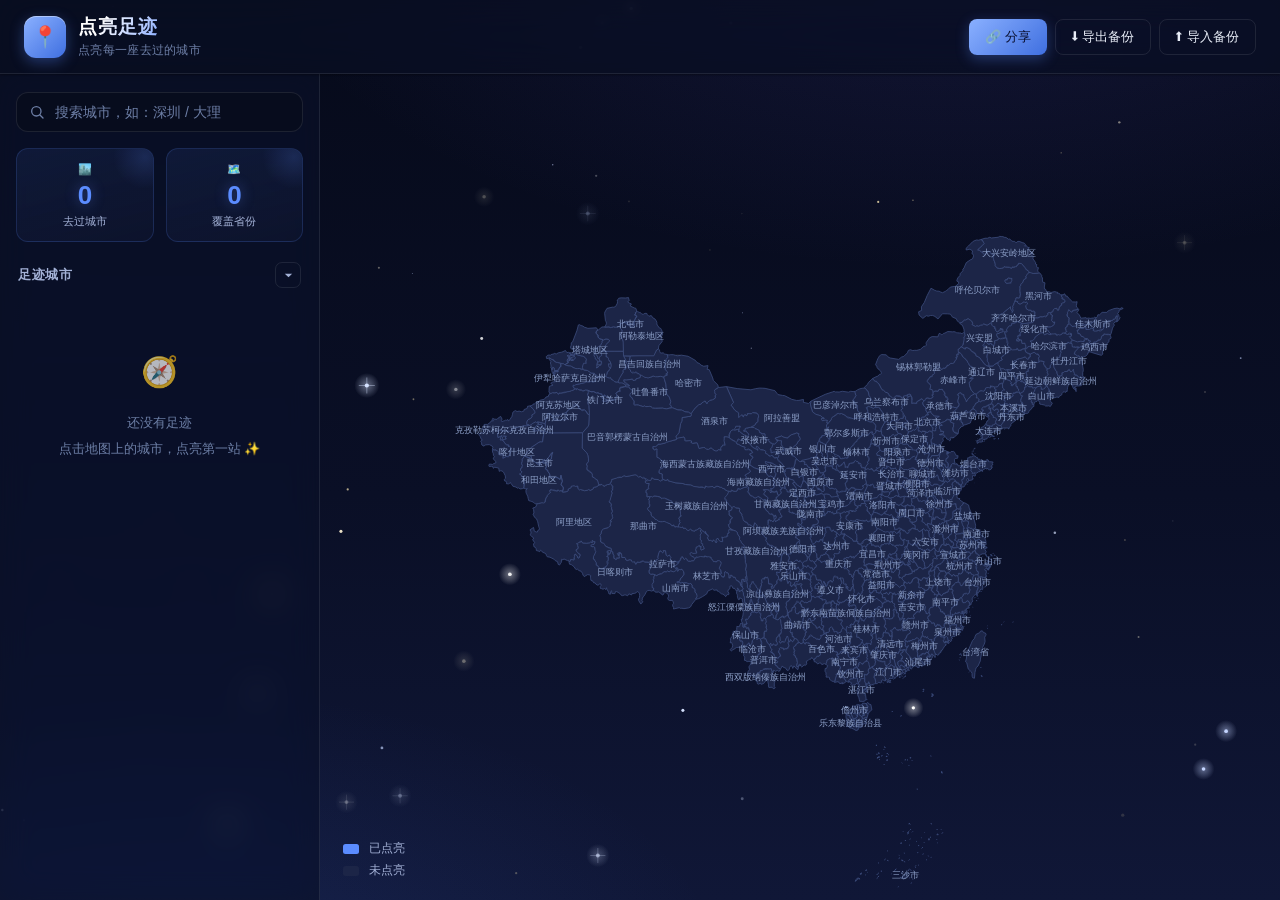
<file: index.html>
<!DOCTYPE html>
<html lang="zh-CN">
<head>
  <meta charset="UTF-8">
  <meta name="viewport" content="width=device-width, initial-scale=1.0">
  <title>点亮足迹 · 我的中国地图</title>
  <link rel="stylesheet" href="css/style.css">
</head>
<body>
  <!-- 星空背景层（星星闪烁动画，见 js/stars.js） -->
  <canvas id="stars-canvas" aria-hidden="true"></canvas>

  <div class="app">
    <!-- 顶栏 -->
    <header class="topbar">
      <div class="logo">
        <span class="logo-icon">📍</span>
        <div class="logo-text">
          <h1>点亮足迹</h1>
          <p>点亮每一座去过的城市</p>
        </div>
      </div>
      <div class="actions">
        <button class="btn primary" id="shareBtn" title="把足迹地图分享给朋友">🔗 分享</button>
        <button class="btn ghost" id="exportBtn" title="将足迹数据导出为 JSON 备份文件">⬇ 导出备份</button>
        <button class="btn ghost" id="importBtn" title="从备份文件恢复足迹数据">⬆ 导入备份</button>
        <input type="file" id="importFile" accept=".json,application/json" hidden>
      </div>
    </header>

    <!-- 主体布局 -->
    <div class="layout">
      <!-- 左侧面板 -->
      <aside class="sidebar">
        <div class="search-box">
          <svg class="search-icon" viewBox="0 0 24 24" width="16" height="16" fill="none" stroke="currentColor" stroke-width="2" stroke-linecap="round">
            <circle cx="11" cy="11" r="7"></circle>
            <line x1="21" y1="21" x2="16.5" y2="16.5"></line>
          </svg>
          <input id="searchInput" type="text" placeholder="搜索城市，如：深圳 / 大理" autocomplete="off">
          <div id="suggestList" class="suggest"></div>
        </div>

        <div class="stats">
          <div class="stat-card">
            <span class="stat-icon">🏙️</span>
            <b id="statCities">0</b>
            <span>去过城市</span>
          </div>
          <div class="stat-card">
            <span class="stat-icon">🗺️</span>
            <b id="statProvinces">0</b>
            <span>覆盖省份</span>
          </div>
        </div>

        <div class="list-wrap" id="listWrap">
          <div class="list-header" id="listHeader" title="点击折叠/展开列表">
            <span>足迹城市</span>
            <span class="list-header-right">
              <span id="listCount" class="list-count"></span>
              <button class="list-toggle" id="listToggle" aria-label="折叠/展开城市列表">
                <svg viewBox="0 0 12 12"><path d="M2 4 L6 8 L10 4 Z"/></svg>
              </button>
            </span>
          </div>
          <div id="cityList" class="city-list"></div>
        </div>
      </aside>

      <!-- 地图区 -->
      <main class="map-area">
        <div id="map" class="map"></div>

        <!-- 城市详情浮层 -->
        <div id="detailPanel" class="detail-panel">
          <button class="detail-close" id="detailClose" title="关闭">×</button>
          <h3 id="dName"></h3>
          <div id="dProvince" class="d-province"></div>
          <div class="d-status"><span class="dot"></span>已点亮</div>
          <div class="d-actions">
            <button class="btn" id="dLocate">📍 地图定位</button>
            <button class="btn danger" id="dRemove">取消点亮</button>
          </div>
        </div>

        <!-- 轻提示 -->
        <div id="toast" class="toast"></div>

        <!-- 分享只读提示条 -->
        <div id="shareBanner" class="share-banner hidden">
          <span>📍 这是朋友分享的足迹地图（只读）</span>
          <button class="share-banner-close" id="shareBannerClose" title="关闭">×</button>
        </div>
      </main>
    </div>
  </div>

  <!-- 分享面板 -->
  <div id="sharePanel" class="share-panel">
    <div class="share-mask" id="shareMask"></div>
    <div class="share-box">
      <button class="share-close" id="shareClose" title="关闭">×</button>
      <h3>🔗 分享我的足迹</h3>
      <p class="share-desc">把链接发给朋友，对方打开就能看到你的足迹地图</p>
      <div class="share-text-preview" id="shareText"></div>
      <div class="share-link-row">
        <input id="shareLink" type="text" readonly>
        <button class="btn" id="shareCopyLink" title="复制链接">复制</button>
      </div>
      <div class="share-actions">
        <button class="btn" id="shareCopyText">📝 复制文字版</button>
        <button class="btn" id="shareImage">🖼️ 下载图片</button>
      </div>
      <p class="share-tip">💡 链接里已包含你的足迹数据，对方打开为只读视图</p>
    </div>
  </div>

  <!-- 依赖加载顺序：库 → 地图数据 → 星空背景 → 业务模块 -->
  <script src="lib/echarts.min.js"></script>
  <script src="data/china_cities.js"></script>
  <script src="js/stars.js"></script>
  <script src="js/dataStore.js"></script>
  <script src="js/search.js"></script>
  <script src="js/map.js"></script>
  <script src="js/share.js"></script>
  <script src="js/main.js"></script>
</body>
</html>
</file>
<file: css/style.css>
/* ============================================================
   点亮足迹 · 设计系统（星空主题 v2 · 蓝调银河版）
   ────────────────────────────────────────────────────────────
   主色系：星蓝（足迹点亮）  ·  底色：深空蓝渐变  ·  浅字深底
   语义：点亮一座城 = 夜空里亮起一颗蓝巨星
   间距基准 4px · 圆角体系 8/12/16 · 毛玻璃面板 · 星光发光
   ============================================================ */
* { margin: 0; padding: 0; box-sizing: border-box; }

:root {
  /* ── 品牌色（星蓝） ── */
  --primary: #5b8cff;          /* 星蓝主色：已点亮城市的星光 */
  --primary-600: #3f6fe0;      /* 深一档星蓝 */
  --primary-700: #2f5bc4;      /* 悬停加深 */
  --primary-100: #1e2a4a;      /* 蓝色微弱底（深色玻璃上的蓝晕） */
  --primary-050: rgba(91, 140, 255, 0.08); /* 蓝色氛围底 */

  /* ── 中性色（夜空） ── */
  --bg: #0a0f26;               /* 整体夜空 */
  --bg-map: #080d20;           /* 地图区夜空（略深，压出层次） */
  --card: rgba(17, 24, 50, 0.72);   /* 毛玻璃卡片 */
  --card-solid: #121a3a;       /* 不透明白底卡片（弹窗等） */
  --border: rgba(255, 255, 255, 0.09);
  --text: #e8edf7;             /* 主文字：淡蓝白 */
  --text-sub: #a3b1d6;         /* 次级文字 */
  --text-faint: #6d7fa6;       /* 弱文字 / 占位 */

  /* ── 语义色 ── */
  --danger: #ff6b6b;
  --success: #51cf66;

  /* ── 形状 ── */
  --radius-sm: 8px;
  --radius-md: 12px;
  --radius-lg: 16px;

  /* ── 阴影层级（夜景） ── */
  --shadow-xs: 0 1px 2px rgba(0, 0, 0, 0.35);
  --shadow-sm: 0 2px 10px rgba(0, 0, 0, 0.35);
  --shadow-md: 0 6px 22px rgba(0, 0, 0, 0.42);
  --shadow-lg: 0 16px 44px rgba(0, 0, 0, 0.55);
  --shadow-glow: 0 0 0 3px rgba(91, 140, 255, 0.22);

  /* ── 过渡 ── */
  --t-fast: 150ms cubic-bezier(0.4, 0, 0.2, 1);
  --t-base: 250ms cubic-bezier(0.4, 0, 0.2, 1);
  --t-spring: 400ms cubic-bezier(0.34, 1.56, 0.64, 1);

  --font: -apple-system, BlinkMacSystemFont, "Segoe UI", "PingFang SC",
    "Hiragino Sans GB", "Microsoft YaHei", sans-serif;
}

html, body { height: 100%; }

body {
  font-family: var(--font);
  /* 夜空渐变：顶部深紫蓝 → 底部蓝 */
  background:
    radial-gradient(1200px 600px at 75% -10%, rgba(90, 82, 200, 0.18), transparent 60%),
    radial-gradient(900px 500px at 15% 110%, rgba(64, 108, 220, 0.14), transparent 60%),
    linear-gradient(180deg, #060a1a 0%, #0a0f26 55%, #101737 100%);
  color: var(--text);
  overflow: hidden;
  -webkit-font-smoothing: antialiased;
}

.app { display: flex; flex-direction: column; height: 100vh; position: relative; z-index: 2; }

/* ════════════════════════════════════════════════
   星空背景层（由 stars.js 绘制，铺满全屏）
   ════════════════════════════════════════════════ */
#stars-canvas {
  position: fixed;
  inset: 0;
  width: 100%;
  height: 100%;
  z-index: 1;
  pointer-events: none;
}

/* ════════════════════════════════════════════════
   顶栏
   ════════════════════════════════════════════════ */
.topbar {
  display: flex;
  align-items: center;
  justify-content: space-between;
  padding: 14px 24px;
  background: rgba(10, 15, 34, 0.78);
  backdrop-filter: blur(18px) saturate(140%);
  -webkit-backdrop-filter: blur(18px) saturate(140%);
  border-bottom: 1px solid var(--border);
  box-shadow: var(--shadow-xs);
  z-index: 20;
}

.logo { display: flex; align-items: center; gap: 12px; }

.logo-icon {
  display: flex; align-items: center; justify-content: center;
  width: 42px; height: 42px;
  font-size: 21px;
  border-radius: 12px;
  background: linear-gradient(135deg, #8ab0ff, var(--primary-600));
  box-shadow: 0 4px 14px rgba(91, 140, 255, 0.35), inset 0 1px 0 rgba(255, 255, 255, 0.4);
}

.logo-text h1 {
  font-size: 19px;
  font-weight: 700;
  letter-spacing: 1px;
  background: linear-gradient(120deg, #ffffff 20%, var(--primary) 90%);
  -webkit-background-clip: text;
  background-clip: text;
  -webkit-text-fill-color: transparent;
}

.logo-text p { font-size: 12px; color: var(--text-faint); margin-top: 2px; letter-spacing: 0.3px; }

.actions { display: flex; gap: 8px; }

/* ════════════════════════════════════════════════
   按钮
   ════════════════════════════════════════════════ */
.btn {
  padding: 8px 16px;
  border: 1px solid var(--border);
  border-radius: var(--radius-sm);
  background: rgba(23, 31, 63, 0.6);
  color: var(--text);
  font-size: 13px;
  font-family: var(--font);
  font-weight: 500;
  cursor: pointer;
  transition: all var(--t-fast);
  white-space: nowrap;
  user-select: none;
}
.btn:hover { border-color: rgba(91, 140, 255, 0.5); color: var(--primary); background: var(--primary-050); transform: translateY(-1px); }
.btn:active { transform: translateY(0); }
.btn:focus-visible { outline: 2px solid var(--primary); outline-offset: 2px; }

.btn.primary {
  background: linear-gradient(135deg, #8ab0ff, var(--primary-600));
  border: none;
  color: #0a1030;
  box-shadow: 0 4px 14px rgba(91, 140, 255, 0.32);
}
.btn.primary:hover {
  background: linear-gradient(135deg, #8ab0ff, var(--primary-700));
  color: #0a1030;
  box-shadow: 0 6px 18px rgba(91, 140, 255, 0.42);
}

.btn.danger { border-color: rgba(255, 107, 107, 0.35); color: var(--danger); background: transparent; }
.btn.danger:hover { background: rgba(255, 107, 107, 0.1); border-color: var(--danger); color: var(--danger); }

.btn.ghost { background: transparent; }
.btn.ghost:hover { background: rgba(255, 255, 255, 0.06); color: var(--text); border-color: var(--border); }

/* ════════════════════════════════════════════════
   主体布局
   ════════════════════════════════════════════════ */
.layout { display: flex; flex: 1; min-height: 0; }

/* ════════════════════════════════════════════════
   侧栏（深色毛玻璃）
   ════════════════════════════════════════════════ */
.sidebar {
  width: 320px;
  flex-shrink: 0;
  background: rgba(12, 17, 38, 0.66);
  backdrop-filter: blur(16px) saturate(140%);
  -webkit-backdrop-filter: blur(16px) saturate(140%);
  border-right: 1px solid var(--border);
  display: flex;
  flex-direction: column;
  padding: 18px 16px;
  gap: 16px;
}

/* ── 搜索框 ── */
.search-box { position: relative; }

.search-icon {
  position: absolute; left: 13px; top: 50%; transform: translateY(-50%);
  color: var(--text-faint);
  pointer-events: none;
  transition: color var(--t-fast);
}

#searchInput {
  width: 100%;
  padding: 11px 13px 11px 38px;
  border: 1px solid var(--border);
  border-radius: var(--radius-md);
  font-size: 14px;
  font-family: var(--font);
  outline: none;
  background: rgba(8, 12, 28, 0.7);
  color: var(--text);
  transition: all var(--t-base);
}
#searchInput::placeholder { color: var(--text-faint); }
#searchInput:focus {
  border-color: var(--primary);
  background: rgba(10, 14, 32, 0.85);
  box-shadow: var(--shadow-glow);
}
#searchInput:focus ~ .search-icon,
.search-box:focus-within .search-icon { color: var(--primary); }

.suggest {
  position: absolute; top: calc(100% + 8px); left: 0; right: 0;
  background: rgba(18, 25, 54, 0.96);
  backdrop-filter: blur(18px);
  -webkit-backdrop-filter: blur(18px);
  border: 1px solid var(--border);
  border-radius: var(--radius-md);
  box-shadow: var(--shadow-lg);
  max-height: 300px;
  overflow-y: auto;
  display: none;
  z-index: 60;
  padding: 6px;
}
.suggest.show { display: block; animation: dropIn 180ms ease; }
@keyframes dropIn {
  from { opacity: 0; transform: translateY(-6px); }
  to { opacity: 1; transform: none; }
}
.suggest-item {
  display: flex; justify-content: space-between; align-items: center;
  padding: 10px 12px;
  border-radius: var(--radius-sm);
  cursor: pointer;
  font-size: 13px;
  transition: background var(--t-fast);
}
.suggest-item:hover { background: var(--primary-050); }
.suggest-item .s-name { font-weight: 600; color: var(--text); }
.suggest-item .s-prov { color: var(--text-faint); font-size: 12px; }
.suggest-empty { padding: 14px 12px; color: var(--text-faint); font-size: 13px; text-align: center; }

/* ── 统计卡片（深蓝玻璃 + 金色数字） ── */
.stats { display: flex; gap: 12px; }

.stat-card {
  flex: 1;
  position: relative;
  background: linear-gradient(165deg, rgba(91, 140, 255, 0.09), rgba(17, 24, 50, 0.5));
  border: 1px solid rgba(91, 140, 255, 0.18);
  border-radius: var(--radius-md);
  padding: 14px 8px 12px;
  text-align: center;
  transition: all var(--t-base);
  overflow: hidden;
}
.stat-card::after {
  content: '';
  position: absolute; top: -24px; right: -24px;
  width: 64px; height: 64px;
  border-radius: 50%;
  background: radial-gradient(circle, rgba(91, 140, 255, 0.16), transparent 70%);
}
.stat-card:hover { transform: translateY(-2px); box-shadow: var(--shadow-sm); }

.stat-icon { font-size: 16px; display: block; margin-bottom: 4px; }
.stat-card b {
  display: block;
  font-size: 26px;
  font-weight: 800;
  color: var(--primary);
  font-variant-numeric: tabular-nums;
  letter-spacing: -0.5px;
  text-shadow: 0 0 14px rgba(91, 140, 255, 0.45);
}
.stat-card span { font-size: 11px; color: var(--text-sub); }

/* ── 足迹城市列表 ── */
.list-wrap { flex: 1; display: flex; flex-direction: column; min-height: 0; }

.list-header {
  display: flex; justify-content: space-between; align-items: center;
  font-size: 13px;
  font-weight: 600;
  color: var(--text-sub);
  padding: 4px 2px 10px;
  letter-spacing: 0.5px;
  cursor: pointer;
  user-select: none;
}
.list-header-right { display: flex; align-items: center; gap: 10px; }
.list-count { color: var(--primary); font-weight: 700; }

/* 足迹城市列表：折叠/展开 */
.list-toggle {
  border: 1px solid var(--border);
  background: transparent;
  color: var(--text-sub);
  width: 26px; height: 26px;
  border-radius: 7px;
  cursor: pointer;
  display: flex; align-items: center; justify-content: center;
  padding: 0;
  transition: transform .25s ease, color .2s, border-color .2s, background .2s;
}
.list-toggle:hover {
  color: var(--primary);
  border-color: var(--primary);
  background: rgba(91, 140, 255, 0.08);
}
.list-toggle svg { width: 11px; height: 11px; fill: currentColor; }
.list-wrap.collapsed .list-toggle { transform: rotate(180deg); }
.list-wrap.collapsed .city-list { display: none; }
.list-wrap.collapsed { flex: 0 0 auto; }

.city-list {
  flex: 1;
  overflow-y: auto;
  margin: 0 -8px;
  padding: 0 8px 8px;
  scrollbar-width: thin;
  scrollbar-color: rgba(255, 255, 255, 0.18) transparent;
}
.city-list::-webkit-scrollbar { width: 6px; }
.city-list::-webkit-scrollbar-thumb { background: rgba(255, 255, 255, 0.18); border-radius: 3px; }
.city-list::-webkit-scrollbar-track { background: transparent; }

.city-item {
  position: relative;
  display: flex;
  justify-content: space-between;
  align-items: center;
  padding: 11px 13px;
  border-radius: var(--radius-sm);
  cursor: pointer;
  border: 1px solid transparent;
  transition: all var(--t-fast);
}
.city-item::before {
  content: '';
  position: absolute; left: -8px; top: 50%; transform: translateY(-50%) scaleY(0);
  width: 3px; height: 60%;
  border-radius: 2px;
  background: linear-gradient(180deg, #8ab0ff, var(--primary-600));
  box-shadow: 0 0 8px rgba(91, 140, 255, 0.5);
  transition: transform var(--t-base);
}
.city-item:hover {
  background: var(--primary-050);
  border-color: rgba(91, 140, 255, 0.25);
  transform: translateX(2px);
}
.city-item:hover::before { transform: translateY(-50%) scaleY(1); }

.city-name { font-size: 14px; font-weight: 600; }
.city-meta { font-size: 12px; color: var(--text-faint); }

.empty {
  text-align: center;
  color: var(--text-faint);
  font-size: 13px;
  padding: 44px 12px;
  line-height: 2;
}
.empty::before {
  content: '🧭';
  display: block;
  font-size: 30px;
  margin-bottom: 8px;
  opacity: 0.7;
}

/* ════════════════════════════════════════════════
   地图区（夜空底色，ECharts canvas 透明）
   ════════════════════════════════════════════════ */
.map-area {
  flex: 1;
  position: relative;
  min-width: 0;
  /* 透明背景：让底层的夜空渐变 + 星星层直接透出，ECharts canvas 本身透明 */
  background: transparent;
}
.map { width: 100%; height: 100%; }

/* ════════════════════════════════════════════════
   详情浮层（深空毛玻璃卡片）
   ════════════════════════════════════════════════ */
.detail-panel {
  position: absolute;
  right: 22px; bottom: 22px;
  width: 300px;
  background: rgba(13, 19, 44, 0.88);
  backdrop-filter: blur(20px) saturate(150%);
  -webkit-backdrop-filter: blur(20px) saturate(150%);
  border-radius: var(--radius-lg);
  box-shadow: var(--shadow-lg);
  border: 1px solid rgba(255, 255, 255, 0.1);
  padding: 20px;
  transform: translateY(14px) scale(0.97);
  opacity: 0;
  pointer-events: none;
  transition: all var(--t-spring);
  z-index: 40;
}
.detail-panel.show { transform: none; opacity: 1; pointer-events: auto; }

.detail-close {
  position: absolute; top: 12px; right: 14px;
  border: none; background: none;
  font-size: 20px;
  color: var(--text-faint);
  cursor: pointer;
  line-height: 1;
  width: 28px; height: 28px;
  border-radius: 50%;
  transition: all var(--t-fast);
}
.detail-close:hover { color: var(--text); background: rgba(255, 255, 255, 0.1); }

.detail-panel h3 { font-size: 19px; font-weight: 700; margin-bottom: 2px; }
.d-province {
  font-size: 12px;
  color: var(--text-faint);
  margin-bottom: 16px;
  display: flex; align-items: center; gap: 6px;
}
.d-province::before {
  content: '';
  width: 12px; height: 12px;
  border-radius: 4px;
  background: linear-gradient(135deg, #8ab0ff, var(--primary-600));
  box-shadow: 0 0 8px rgba(91, 140, 255, 0.55);
}

.d-status {
  display: flex; align-items: center; gap: 8px;
  background: rgba(91, 140, 255, 0.08);
  border: 1px solid rgba(91, 140, 255, 0.25);
  color: var(--primary);
  font-size: 13px;
  font-weight: 600;
  border-radius: var(--radius-md);
  padding: 11px 14px;
  margin-bottom: 14px;
}
.d-status .dot {
  width: 9px; height: 9px; border-radius: 50%;
  background: var(--primary);
  box-shadow: 0 0 0 4px rgba(91, 140, 255, 0.18), 0 0 12px rgba(91, 140, 255, 0.8);
  animation: pulse 2s ease infinite;
}
@keyframes pulse {
  0%, 100% { box-shadow: 0 0 0 3px rgba(91, 140, 255, 0.22), 0 0 12px rgba(91, 140, 255, 0.8); }
  50% { box-shadow: 0 0 0 6px rgba(91, 140, 255, 0.1), 0 0 20px rgba(91, 140, 255, 1); }
}

.d-actions { display: flex; gap: 8px; }
.d-actions .btn { flex: 1; }

/* ════════════════════════════════════════════════
   Toast 轻提示
   ════════════════════════════════════════════════ */
.toast {
  position: absolute;
  left: 50%; bottom: 44px;
  transform: translateX(-50%) translateY(16px);
  background: rgba(20, 27, 56, 0.92);
  backdrop-filter: blur(10px);
  color: #fff;
  padding: 11px 24px;
  border-radius: 999px;
  font-size: 14px;
  opacity: 0;
  pointer-events: none;
  transition: all var(--t-spring);
  z-index: 70;
  box-shadow: 0 10px 30px rgba(0, 0, 0, 0.5);
  border: 1px solid rgba(91, 140, 255, 0.2);
  white-space: nowrap;
}
.toast.show { opacity: 1; transform: translateX(-50%) translateY(0); }

/* ════════════════════════════════════════════════
   分享面板（Modal）
   ════════════════════════════════════════════════ */
.share-panel {
  position: fixed;
  inset: 0;
  display: flex;
  align-items: center;
  justify-content: center;
  z-index: 90;
  opacity: 0;
  pointer-events: none;
  transition: opacity var(--t-base);
}
.share-panel.show { opacity: 1; pointer-events: auto; }

.share-mask {
  position: absolute;
  inset: 0;
  background: rgba(3, 6, 16, 0.62);
  backdrop-filter: blur(6px);
  -webkit-backdrop-filter: blur(6px);
}

.share-box {
  position: relative;
  width: 420px;
  max-width: calc(100vw - 40px);
  background: rgba(16, 23, 48, 0.94);
  backdrop-filter: blur(20px) saturate(150%);
  -webkit-backdrop-filter: blur(20px) saturate(150%);
  border: 1px solid rgba(255, 255, 255, 0.1);
  border-radius: var(--radius-lg);
  box-shadow: var(--shadow-lg);
  padding: 24px;
  transform: translateY(16px) scale(0.96);
  transition: transform var(--t-spring);
}
.share-panel.show .share-box { transform: none; }

.share-close {
  position: absolute; top: 12px; right: 14px;
  border: none; background: none;
  font-size: 20px; color: var(--text-faint);
  cursor: pointer; line-height: 1;
  width: 28px; height: 28px; border-radius: 50%;
  transition: all var(--t-fast);
}
.share-close:hover { color: var(--text); background: rgba(255, 255, 255, 0.1); }

.share-box h3 { font-size: 17px; margin-bottom: 4px; }
.share-desc { font-size: 12px; color: var(--text-faint); margin-bottom: 16px; }

.share-text-preview {
  background: rgba(91, 140, 255, 0.07);
  border: 1px solid rgba(91, 140, 255, 0.2);
  border-radius: var(--radius-md);
  padding: 12px 14px;
  font-size: 13px;
  color: var(--text);
  line-height: 1.7;
  margin-bottom: 12px;
  min-height: 40px;
  max-height: 120px;
  overflow-y: auto;
  word-break: break-all;
}

.share-link-row {
  display: flex;
  gap: 8px;
  margin-bottom: 12px;
}
.share-link-row input {
  flex: 1;
  min-width: 0;
  padding: 9px 12px;
  border: 1px solid var(--border);
  border-radius: var(--radius-sm);
  font-size: 12px;
  color: var(--text);
  background: rgba(8, 12, 28, 0.7);
  outline: none;
  font-family: var(--font);
}

.share-actions { display: flex; gap: 8px; }
.share-actions .btn { flex: 1; }

.share-tip { margin-top: 14px; font-size: 11px; color: var(--text-faint); line-height: 1.6; }

/* ════════════════════════════════════════════════
   分享只读提示条
   ════════════════════════════════════════════════ */
.share-banner {
  position: absolute;
  top: 14px; left: 50%;
  transform: translateX(-50%);
  display: flex;
  align-items: center;
  gap: 10px;
  background: rgba(10, 15, 34, 0.9);
  backdrop-filter: blur(10px);
  color: #fff;
  font-size: 13px;
  padding: 9px 12px 9px 16px;
  border-radius: 999px;
  border: 1px solid rgba(91, 140, 255, 0.25);
  box-shadow: 0 8px 24px rgba(0, 0, 0, 0.45);
  z-index: 50;
  white-space: nowrap;
}
.share-banner.hidden { display: none; }
.share-banner-close {
  border: none; background: rgba(255, 255, 255, 0.12);
  color: #fff; cursor: pointer;
  width: 22px; height: 22px; border-radius: 50%;
  font-size: 14px; line-height: 1;
  transition: background var(--t-fast);
}
.share-banner-close:hover { background: rgba(255, 255, 255, 0.24); }

/* ════════════════════════════════════════════════
   响应式
   ════════════════════════════════════════════════ */
@media (max-width: 860px) {
  body { overflow: auto; }
  .app { height: auto; min-height: 100vh; }
  .layout { flex-direction: column; flex: 0 0 auto; }
  .sidebar { width: 100%; flex-shrink: 0; border-right: none; border-bottom: 1px solid var(--border); }
  .city-list { max-height: 220px; }
  /* 移动端：禁用 flex 拉伸，给地图区一个确定的最小高度，避免 ECharts 拿到 0 高度不渲染 */
  .map-area { flex: 0 0 auto; height: 65vh; min-height: 420px; }
  .map { width: 100%; height: 100%; }
  .actions .btn { font-size: 12px; padding: 7px 11px; }
}
</file>
